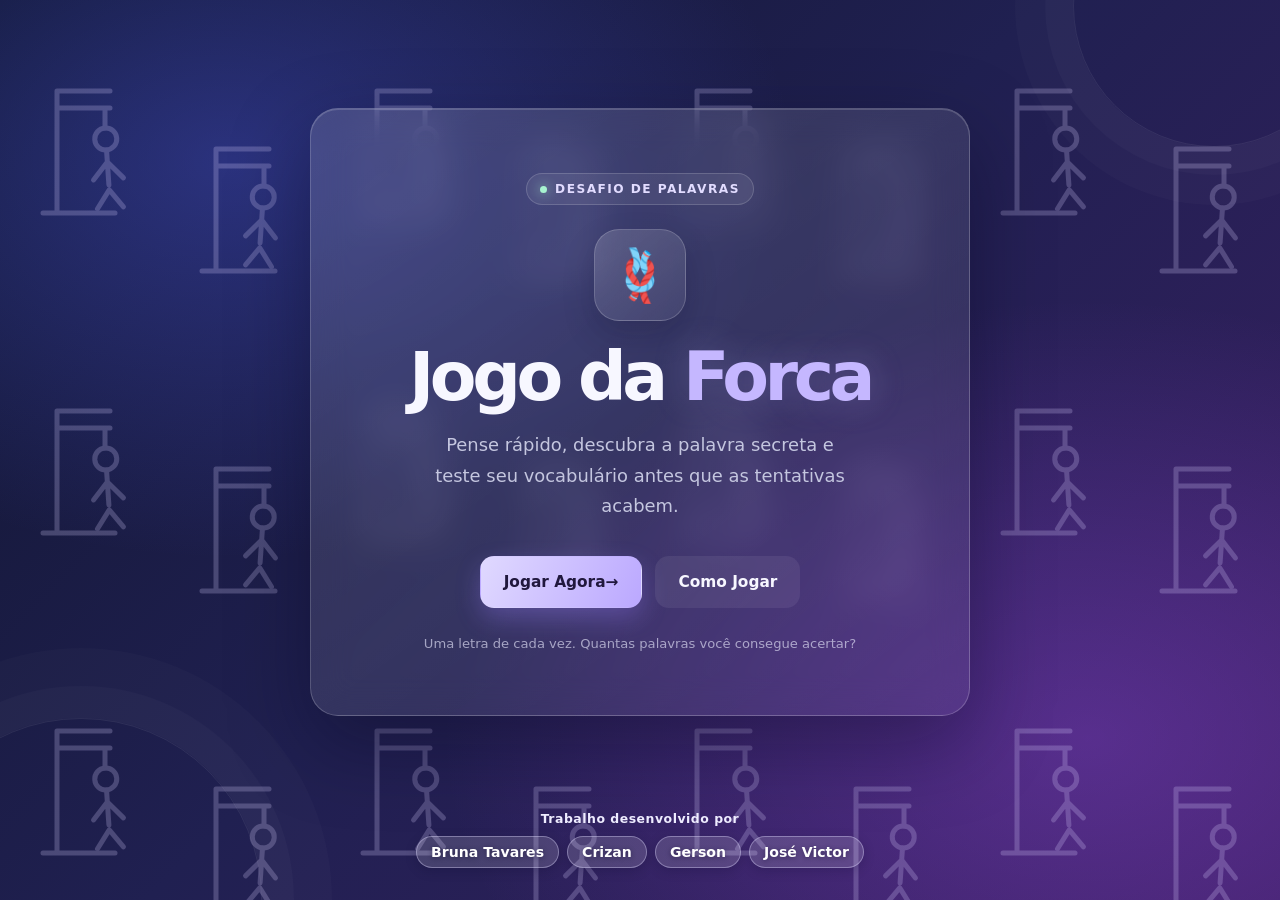
<file: index.html>
<!DOCTYPE html>
<html lang="pt-BR">
<head>
  <meta charset="UTF-8">
  <meta name="viewport" content="width=device-width, initial-scale=1.0">
  <meta http-equiv="refresh" content="0; url=html/inicio.html">
  <title>Jogo da Forca</title>
</head>
<body>
  <p>Abrindo o jogo... <a href="html/inicio.html">Clique aqui se a página não abrir.</a></p>
</body>
</html>
</file>
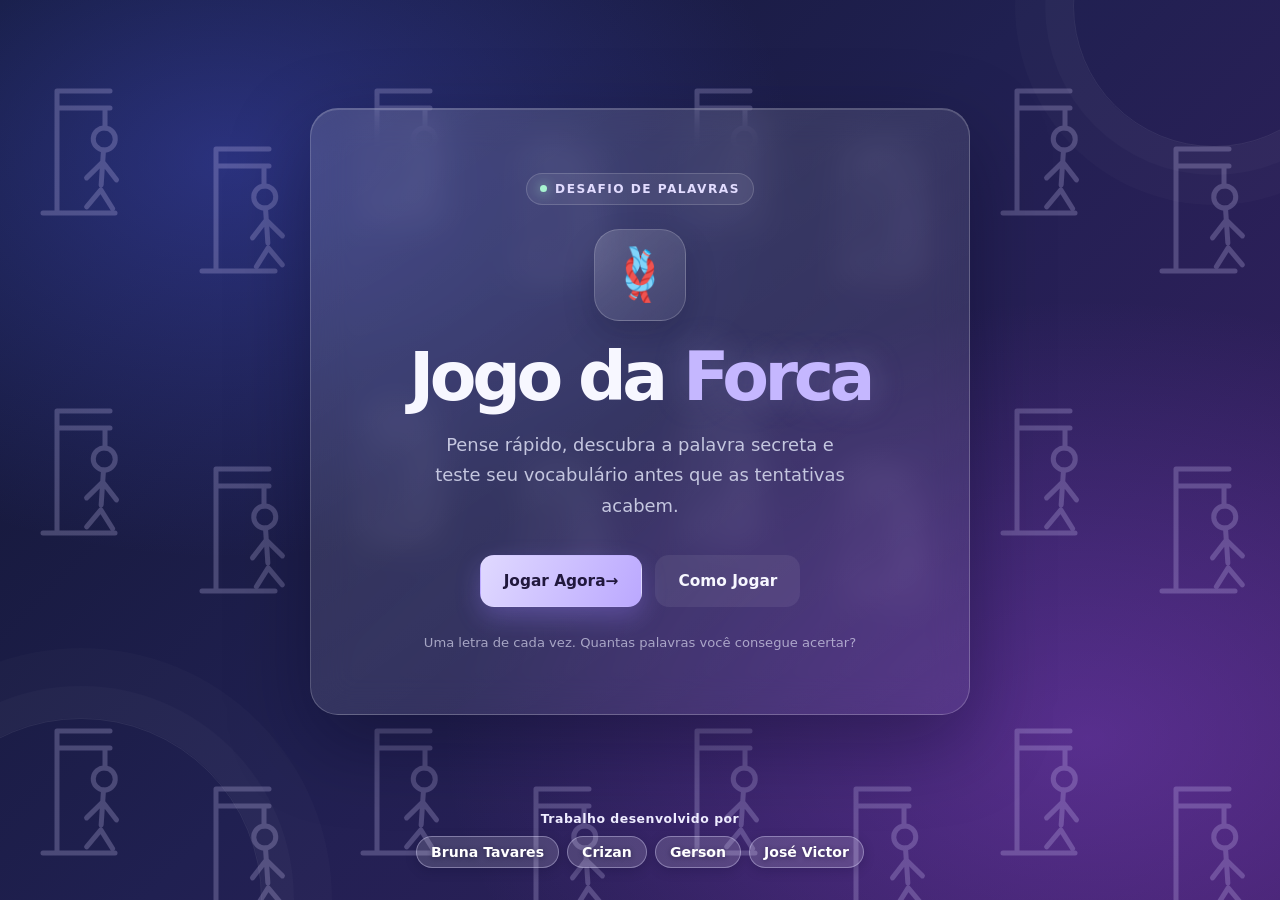
<file: html/inicio.html>
<!DOCTYPE html>
<html lang="pt-BR">
<head>
  <meta charset="UTF-8">
  <meta name="viewport" content="width=device-width, initial-scale=1.0">
  <meta name="theme-color" content="#11142d">
  <meta name="description" content="Teste seu vocabulário e descubra a palavra secreta no Jogo da Forca.">
  <title>Jogo da Forca</title>
  <!-- Estilos da homepage — Feito por José Victor -->
  <link rel="stylesheet" href="../css/css_homepage.css">
</head>
<body>
  <!-- Conteúdo principal da homepage — Feito por José Victor -->
  <main class="home" aria-labelledby="page-title">
    <p class="eyebrow">Desafio de palavras</p>
    <div class="illustration" aria-hidden="true">🪢</div>
    <h1 id="page-title">Jogo da <span>Forca</span></h1>
    <p class="subtitle">
      Pense rápido, descubra a palavra secreta e teste seu vocabulário antes que as tentativas acabem.
    </p>
    <div class="actions">
      <a class="primary-button" id="play-button" href="jogo.html">Jogar Agora <span aria-hidden="true">→</span></a>
      <a class="secondary-button" href="biblioteca.html">Como Jogar</a>
    </div>
    <p class="hint">Uma letra de cada vez. Quantas palavras você consegue acertar?</p>
  </main>

  <!-- Créditos dos alunos — Feito por José Victor -->
  <footer class="credits" aria-label="Alunos que fizeram o trabalho">
    <p class="credits-title">Trabalho desenvolvido por</p>
    <ul class="student-list">
      <li>Bruna Tavares</li>
      <li>Crizan</li>
      <li>Gerson </li>
      <li>José Victor</li>
    </ul>
  </footer>

  <!-- Interações da homepage — Feito por José Victor -->
  <script src="../js_homepage.js" defer></script>
</body>
</html>
</file>
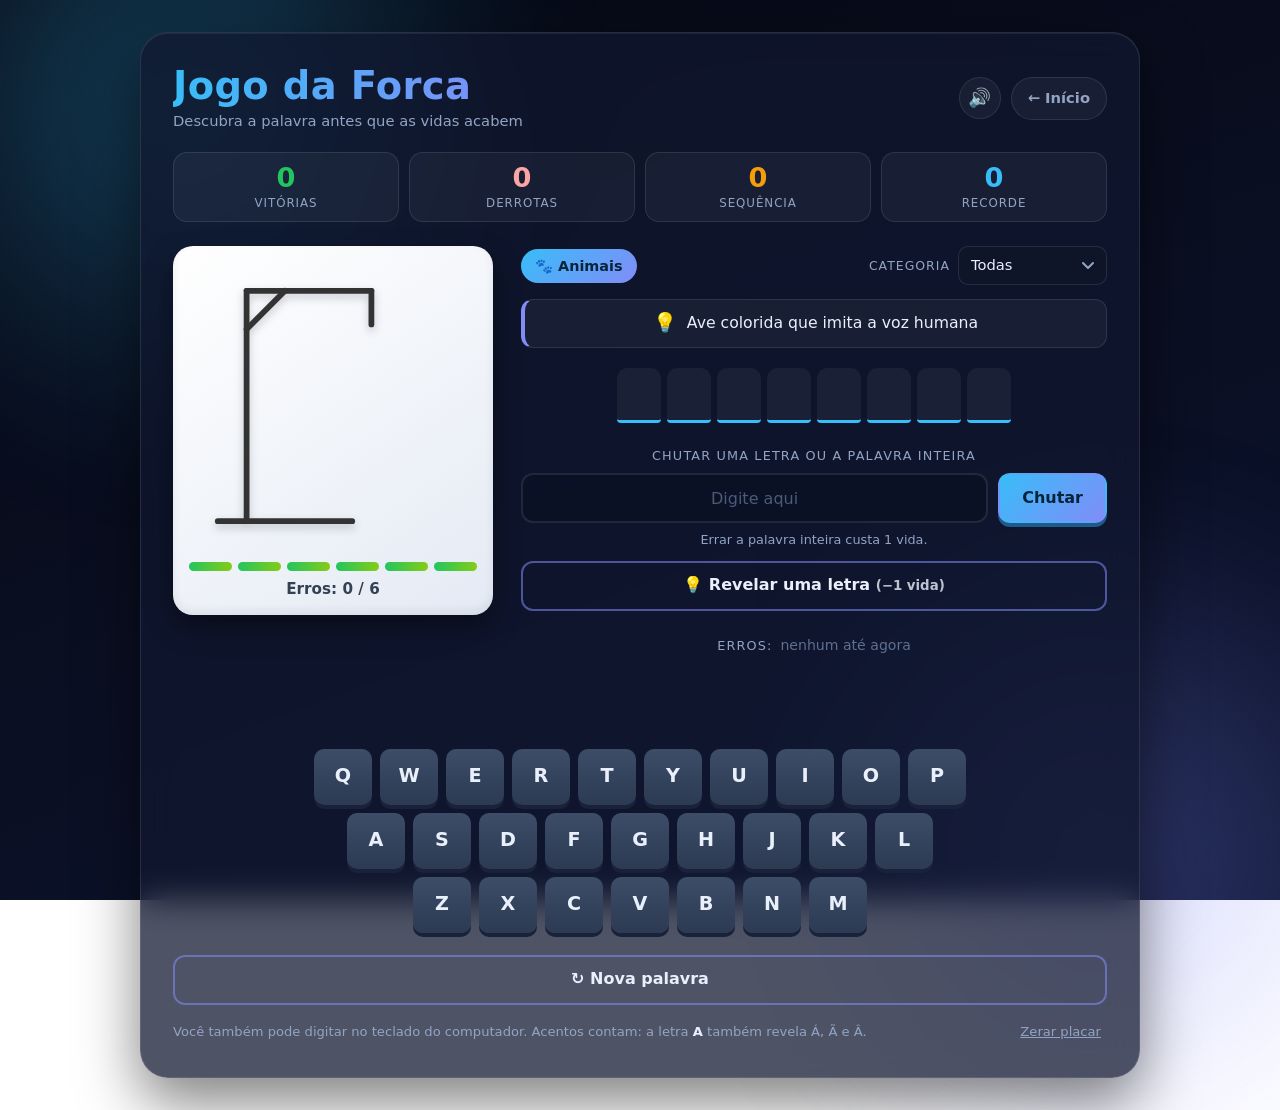
<file: html/jogo.html>
<!DOCTYPE html>
<html lang="pt-BR">
<head>
    <meta charset="UTF-8">
    <meta name="viewport" content="width=device-width, initial-scale=1.0">
    <meta name="theme-color" content="#060913">
    <title>Jogo da Forca</title>
    <link rel="stylesheet" href="../css/style.css">
</head>
<body class="pagina-jogo">

    <noscript>Ative o JavaScript do navegador para jogar.</noscript>

    <main class="jogo">

        <!-- ===== Topo ===== -->
        <header class="topo">
            <div class="topo__marca">
                <h1 class="topo__titulo">Jogo da Forca</h1>
                <p class="topo__subtitulo">Descubra a palavra antes que as vidas acabem</p>
            </div>

            <div class="topo__acoes">
                <button id="btn-som" class="btn-icone" type="button"
                        aria-pressed="true" aria-label="Efeitos sonoros"
                        title="Ligar ou desligar o som">🔊</button>
                <a href="inicio.html" class="btn-link">&larr; Início</a>
            </div>
        </header>

        <!-- ===== Placar ===== -->
        <section class="placar" aria-label="Placar">
            <div class="placar__item">
                <strong id="placar-vitorias" class="placar__valor">0</strong>
                <span class="placar__rotulo">Vitórias</span>
            </div>
            <div class="placar__item">
                <strong id="placar-derrotas" class="placar__valor">0</strong>
                <span class="placar__rotulo">Derrotas</span>
            </div>
            <div class="placar__item">
                <strong id="placar-sequencia" class="placar__valor">0</strong>
                <span class="placar__rotulo">Sequência</span>
            </div>
            <div class="placar__item">
                <strong id="placar-recorde" class="placar__valor">0</strong>
                <span class="placar__rotulo">Recorde</span>
            </div>
        </section>

        <!-- ===== Painel principal ===== -->
        <section class="jogo__painel">

            <!-- Forca -->
            <div class="jogo__forca" id="caixa-forca" data-nivel="0">
                <img id="forca" src="../img/forca-0.svg" alt="Forca vazia, nenhum erro ainda">
                <p id="aviso-imagem" class="forca__aviso" role="alert" hidden></p>

                <div class="vidas" id="vidas" aria-hidden="true">
                    <span class="vida"></span>
                    <span class="vida"></span>
                    <span class="vida"></span>
                    <span class="vida"></span>
                    <span class="vida"></span>
                    <span class="vida"></span>
                </div>

                <p class="jogo__erros">Erros: <strong id="erros">0</strong> / 6</p>
            </div>

            <!-- Informações e controles -->
            <div class="jogo__info">

                <div class="info__topo">
                    <span id="categoria-chip" class="chip-categoria">—</span>

                    <label class="campo-select">
                        <span class="campo-select__rotulo">Categoria</span>
                        <select id="categoria">
                            <option value="todas">Todas</option>
                        </select>
                    </label>
                </div>

                <p class="jogo__dica">
                    <span class="dica__icone" aria-hidden="true">💡</span>
                    <span id="dica">—</span>
                </p>

                <div id="palavra" class="palavra" role="group" aria-label="Palavra secreta"></div>

                <div class="chute">
                    <label for="chute" class="chute__rotulo">Chutar uma letra ou a palavra inteira</label>
                    <div class="chute__campo">
                        <input id="chute" class="chute__input" type="text" maxlength="24"
                               autocomplete="off" autocapitalize="characters" spellcheck="false"
                               enterkeyhint="send" placeholder="Digite aqui">
                        <button id="btn-chutar" class="botao botao--principal" type="button">Chutar</button>
                    </div>
                    <p class="chute__nota">Errar a palavra inteira custa 1 vida.</p>

                    <button id="btn-dica" class="botao botao--sec botao--bloco" type="button">
                        💡 Revelar uma letra <small>(−1 vida)</small>
                    </button>
                </div>

                <div class="erradas">
                    <span class="erradas__titulo">Erros:</span>
                    <div id="letras-erradas" class="erradas__lista"></div>
                </div>

                <p id="mensagem" class="jogo__mensagem" aria-live="polite"></p>
            </div>

        </section>

        <!-- ===== Teclado (montado pelo JavaScript) ===== -->
        <section id="teclado" class="teclado" aria-label="Teclado de letras"></section>

        <div class="acoes">
            <button id="reiniciar" class="botao botao--sec botao--bloco" type="button">↻ Nova palavra</button>
        </div>

        <footer class="rodape">
            <p>
                Você também pode digitar no teclado do computador.
                Acentos contam: a letra <strong>A</strong> também revela Á, Ã e Â.
            </p>
            <button id="btn-zerar" class="btn-texto" type="button">Zerar placar</button>
        </footer>

    </main>

    <!-- ===== Janela de fim de jogo ===== -->
    <dialog id="modal-fim" class="modal" aria-labelledby="modal-titulo">
        <div class="modal__conteudo">
            <p id="modal-emoji" class="modal__emoji" aria-hidden="true">🎉</p>
            <h2 id="modal-titulo" class="modal__titulo">Você venceu!</h2>
            <p id="modal-texto" class="modal__texto"></p>
            <p id="modal-palavra" class="modal__palavra"></p>

            <ul class="modal__stats">
                <li><strong id="modal-erros">0</strong><span>Erros</span></li>
                <li><strong id="modal-tempo">0s</strong><span>Tempo</span></li>
                <li><strong id="modal-sequencia">0</strong><span>Sequência</span></li>
            </ul>

            <div class="modal__acoes">
                <button id="modal-jogar" class="botao botao--principal" type="button">Jogar novamente</button>
                <button id="modal-fechar" class="botao botao--sec" type="button">Ver tabuleiro</button>
            </div>
        </div>
    </dialog>

    <script src="../js/script.js"></script>
</body>
</html>
</file>
<file: css/css_homepage.css>
/* Variáveis e configurações gerais — Feito por José Victor */
:root {
  color-scheme: dark;
  font-family: Inter, ui-sans-serif, system-ui, -apple-system, BlinkMacSystemFont, "Segoe UI", sans-serif;
  font-synthesis: none;
  text-rendering: optimizeLegibility;
  -webkit-font-smoothing: antialiased;
  --text: #f7f7ff;
  --muted: #c4c6df;
  --accent: #c5b7ff;
  --glass-border: rgba(255, 255, 255, 0.2);
}

* {
  box-sizing: border-box;
}

body {
  min-width: 320px;
  min-height: 100vh;
  margin: 0;
  display: flex;
  flex-direction: column;
  overflow-x: hidden;
  color: var(--text);
  background:
    url("../img/forca-bg.svg") repeat,
    radial-gradient(ellipse at 18% 18%, rgba(84, 99, 255, 0.34), transparent 38%),
    radial-gradient(ellipse at 85% 82%, rgba(177, 82, 255, 0.3), transparent 42%),
    linear-gradient(135deg, #10152f 0%, #202051 48%, #391f62 100%);
  background-size: 320px 320px, auto, auto, auto;
  padding: 32px 20px;
}

/* Elementos decorativos do fundo — Feito por José Victor */
body::before,
body::after {
  position: fixed;
  z-index: -1;
  width: 280px;
  aspect-ratio: 1;
  border: 1px solid rgba(255, 255, 255, 0.08);
  border-radius: 50%;
  content: "";
  pointer-events: none;
}

body::before {
  top: -135px;
  right: -75px;
  box-shadow: 0 0 0 28px rgba(255, 255, 255, 0.025), 0 0 0 58px rgba(255, 255, 255, 0.02);
}

body::after {
  bottom: -180px;
  left: -100px;
  width: 360px;
  box-shadow: 0 0 0 32px rgba(255, 255, 255, 0.025), 0 0 0 70px rgba(255, 255, 255, 0.02);
}

/* Cartão central e conteúdo da homepage — Feito por José Victor */
.home {
  width: min(100%, 660px);
  margin: auto;
  padding: clamp(32px, 7vw, 64px) clamp(22px, 7vw, 68px);
  border: 1px solid var(--glass-border);
  border-radius: 28px;
  background: linear-gradient(145deg, rgba(255, 255, 255, 0.14), rgba(255, 255, 255, 0.055));
  box-shadow: 0 28px 80px rgba(5, 6, 27, 0.36), inset 0 1px 0 rgba(255, 255, 255, 0.16);
  backdrop-filter: blur(18px);
  text-align: center;
  animation: card-enter 750ms cubic-bezier(0.2, 0.75, 0.25, 1) both;
}

/* Créditos dos alunos no rodapé — Feito por José Victor */
.credits {
  width: min(100%, 660px);
  margin: 20px auto 0;
  color: rgba(235, 233, 255, 0.8);
  text-align: center;
  animation: fade-up 650ms 620ms both;
}

.credits-title {
  margin: 0 0 10px;
  color: #eeecff;
  font-size: 0.78rem;
  font-weight: 600;
  letter-spacing: 0.04em;
}

.student-list {
  display: flex;
  flex-wrap: wrap;
  justify-content: center;
  gap: 8px;
  margin: 0;
  padding: 0;
  list-style: none;
}

.student-list li {
  padding: 7px 14px;
  border: 1px solid rgba(224, 217, 255, 0.38);
  border-radius: 999px;
  color: #fff;
  background: rgba(255, 255, 255, 0.15);
  box-shadow: 0 3px 12px rgba(8, 8, 35, 0.18);
  font-size: 0.88rem;
  font-weight: 700;
  text-shadow: 0 1px 5px rgba(10, 8, 35, 0.45);
}

.eyebrow {
  display: inline-flex;
  align-items: center;
  gap: 8px;
  margin: 0 0 24px;
  padding: 8px 13px;
  border: 1px solid rgba(255, 255, 255, 0.16);
  border-radius: 999px;
  color: #e2dcff;
  background: rgba(255, 255, 255, 0.07);
  font-size: 0.76rem;
  font-weight: 700;
  letter-spacing: 0.12em;
  text-transform: uppercase;
  animation: fade-up 650ms 120ms both;
}

.eyebrow::before {
  width: 7px;
  height: 7px;
  border-radius: 50%;
  background: #a7f3d0;
  box-shadow: 0 0 12px rgba(167, 243, 208, 0.8);
  content: "";
}

.illustration {
  display: grid;
  width: 92px;
  height: 92px;
  margin: 0 auto 20px;
  place-items: center;
  border: 1px solid rgba(255, 255, 255, 0.19);
  border-radius: 25px;
  background: linear-gradient(145deg, rgba(255, 255, 255, 0.16), rgba(255, 255, 255, 0.06));
  box-shadow: 0 14px 32px rgba(8, 8, 35, 0.2);
  font-size: 3.2rem;
  animation: fade-up 650ms 220ms both, float 4s 1s ease-in-out infinite;
}

h1 {
  margin: 0;
  font-size: clamp(2.5rem, 8vw, 4.25rem);
  font-weight: 800;
  letter-spacing: -0.065em;
  line-height: 1.05;
  animation: fade-up 650ms 300ms both;
}

h1 span {
  color: var(--accent);
  text-shadow: 0 0 34px rgba(197, 183, 255, 0.25);
}

.subtitle {
  max-width: 430px;
  margin: 18px auto 0;
  color: var(--muted);
  font-size: clamp(1rem, 2.7vw, 1.12rem);
  line-height: 1.7;
  animation: fade-up 650ms 390ms both;
}

.actions {
  display: flex;
  flex-wrap: wrap;
  justify-content: center;
  gap: 13px;
  margin-top: 34px;
  animation: fade-up 650ms 480ms both;
}

button {
  min-height: 52px;
  padding: 0 23px;
  border: 1px solid transparent;
  border-radius: 14px;
  color: var(--text);
  font: inherit;
  font-size: 0.96rem;
  font-weight: 700;
  cursor: pointer;
  transition: transform 180ms ease, box-shadow 180ms ease, background-color 180ms ease, border-color 180ms ease;
}

button:hover,
.primary-button:hover,
.secondary-button:hover {
  transform: translateY(-3px);
}

button:active,
.primary-button:active,
.secondary-button:active {
  transform: translateY(-1px) scale(0.98);
}

button:focus-visible,
.primary-button:focus-visible,
.secondary-button:focus-visible {
  outline: 3px solid #e1d8ff;
  outline-offset: 4px;
}

.primary-button {
  display: inline-flex;
  align-items: center;
  justify-content: center;
  min-height: 52px;
  padding: 0 23px;
  border: 1px solid transparent;
  border-radius: 14px;
  color: #21183d;
  background: linear-gradient(115deg, #e0d9ff, #bba8ff);
  box-shadow: 0 10px 24px rgba(155, 128, 255, 0.3);
  font: inherit;
  font-size: 0.96rem;
  font-weight: 700;
  text-decoration: none;
  transition: transform 180ms ease, box-shadow 180ms ease, background-color 180ms ease, border-color 180ms ease;
}

.primary-button:hover {
  box-shadow: 0 14px 30px rgba(155, 128, 255, 0.46);
}

.secondary-button {
  display: inline-flex;
  align-items: center;
  justify-content: center;
  min-height: 52px;
  padding: 0 23px;
  border-color: rgba(255, 255, 255, 0.24);
  border-radius: 14px;
  color: var(--text);
  background: rgba(255, 255, 255, 0.07);
  font: inherit;
  font-size: 0.96rem;
  font-weight: 700;
  text-decoration: none;
  transition: transform 180ms ease, box-shadow 180ms ease, background-color 180ms ease, border-color 180ms ease;
}

.secondary-button:hover {
  border-color: rgba(255, 255, 255, 0.42);
  background: rgba(255, 255, 255, 0.13);
}

.hint {
  margin: 28px 0 0;
  color: rgba(220, 220, 242, 0.68);
  font-size: 0.82rem;
  animation: fade-up 650ms 560ms both;
}

/* Animações de entrada e flutuação — Feito por José Victor */
@keyframes card-enter {
  from { opacity: 0; transform: translateY(18px) scale(0.985); }
  to { opacity: 1; transform: translateY(0) scale(1); }
}

@keyframes fade-up {
  from { opacity: 0; transform: translateY(12px); }
  to { opacity: 1; transform: translateY(0); }
}

@keyframes float {
  0%, 100% { transform: translateY(0); }
  50% { transform: translateY(-5px); }
}

/* Ajustes para telas pequenas — Feito por José Victor */
@media (max-width: 480px) {
  body {
    padding: 20px 14px;
  }

  .home {
    border-radius: 23px;
  }

  .actions {
    flex-direction: column;
  }

  .actions a,
  .actions button {
    width: 100%;
  }
}

/* Respeita a preferência por movimento reduzido — Feito por José Victor */
@media (prefers-reduced-motion: reduce) {
  *,
  *::before,
  *::after {
    scroll-behavior: auto !important;
    animation-duration: 0.01ms !important;
    animation-iteration-count: 1 !important;
    transition-duration: 0.01ms !important;
  }
}
</file>
<file: css/style.css>
/* =====================================================
   JOGO DA FORCA - style.css
   Tudo fica dentro de body.pagina-jogo, então não
   afeta inicio.html nem fim.html
   ===================================================== */

.pagina-jogo,
.pagina-jogo *,
.pagina-jogo *::before,
.pagina-jogo *::after {
    box-sizing: border-box;
}

.pagina-jogo [hidden] {
    display: none !important;
}

/* =====================================================
   VARIÁVEIS E FUNDO
   ===================================================== */
.pagina-jogo {
    --bg-0: #060913;
    --bg-1: #0d1430;
    --vidro: rgba(17, 24, 48, 0.74);
    --vidro-2: rgba(255, 255, 255, 0.045);
    --borda: rgba(255, 255, 255, 0.1);
    --texto: #eaf0fb;
    --suave: #93a4c3;
    --destaque: #38bdf8;
    --destaque-2: #818cf8;
    --ok: #22c55e;
    --erro: #ef4444;
    --aviso: #f59e0b;
    --raio: 20px;

    margin: 0;
    min-height: 100vh;
    padding: clamp(12px, 3vw, 32px);
    display: flex;
    justify-content: center;
    align-items: center;
    color: var(--texto);
    font-family: "Segoe UI", system-ui, -apple-system, Roboto, "Helvetica Neue", Arial, sans-serif;
    line-height: 1.4;
    background: linear-gradient(160deg, var(--bg-0), var(--bg-1));
    background-attachment: fixed;
    -webkit-font-smoothing: antialiased;
}

/* Brilhos coloridos ao fundo */
.pagina-jogo::before,
.pagina-jogo::after {
    content: "";
    position: fixed;
    z-index: -1;
    width: 60vmax;
    height: 60vmax;
    border-radius: 50%;
    filter: blur(80px);
    opacity: 0.32;
    pointer-events: none;
}

.pagina-jogo::before {
    top: -22vmax;
    left: -16vmax;
    background: radial-gradient(circle, var(--destaque), transparent 65%);
    animation: flutuar 22s ease-in-out infinite alternate;
}

.pagina-jogo::after {
    bottom: -26vmax;
    right: -16vmax;
    background: radial-gradient(circle, var(--destaque-2), transparent 65%);
    animation: flutuar 28s ease-in-out infinite alternate-reverse;
}

.pagina-jogo noscript {
    position: fixed;
    top: 0;
    left: 0;
    right: 0;
    padding: 12px;
    text-align: center;
    background: var(--erro);
    color: #fff;
    z-index: 100;
}

/* =====================================================
   CARTÃO PRINCIPAL
   ===================================================== */
.pagina-jogo .jogo {
    width: 100%;
    max-width: 1000px;
    padding: clamp(16px, 3vw, 32px);
    background: var(--vidro);
    border: 1px solid var(--borda);
    border-radius: 28px;
    backdrop-filter: blur(16px);
    -webkit-backdrop-filter: blur(16px);
    box-shadow:
        0 24px 60px rgba(0, 0, 0, 0.5),
        inset 0 1px 0 rgba(255, 255, 255, 0.07);
    animation: entrar 0.55s ease-out;
}

/* =====================================================
   TOPO
   ===================================================== */
.pagina-jogo .topo {
    display: flex;
    justify-content: space-between;
    align-items: center;
    gap: 16px;
    margin-bottom: 20px;
}

.pagina-jogo .topo__titulo {
    margin: 0;
    font-size: clamp(1.7rem, 4.5vw, 2.4rem);
    font-weight: 800;
    letter-spacing: 0.01em;
    line-height: 1.1;
    background: linear-gradient(90deg, var(--destaque), var(--destaque-2));
    -webkit-background-clip: text;
    background-clip: text;
    -webkit-text-fill-color: transparent;
}

.pagina-jogo .topo__subtitulo {
    margin: 4px 0 0;
    color: var(--suave);
    font-size: 0.92rem;
}

.pagina-jogo .topo__acoes {
    display: flex;
    align-items: center;
    gap: 10px;
    flex-shrink: 0;
}

.pagina-jogo .btn-icone {
    width: 42px;
    height: 42px;
    display: grid;
    place-items: center;
    font-size: 1.15rem;
    cursor: pointer;
    color: var(--texto);
    background: var(--vidro-2);
    border: 1px solid var(--borda);
    border-radius: 50%;
    transition: background 0.2s, border-color 0.2s, transform 0.1s;
}

.pagina-jogo .btn-icone:active {
    transform: scale(0.92);
}

.pagina-jogo .btn-link {
    padding: 10px 16px;
    color: var(--suave);
    font-size: 0.92rem;
    font-weight: 600;
    text-decoration: none;
    background: var(--vidro-2);
    border: 1px solid var(--borda);
    border-radius: 999px;
    transition: color 0.2s, border-color 0.2s, background 0.2s;
}

@media (hover: hover) {
    .pagina-jogo .btn-icone:hover,
    .pagina-jogo .btn-link:hover {
        color: var(--texto);
        border-color: var(--destaque);
        background: rgba(56, 189, 248, 0.12);
    }
}

/* =====================================================
   PLACAR
   ===================================================== */
.pagina-jogo .placar {
    display: grid;
    grid-template-columns: repeat(4, 1fr);
    gap: 10px;
    margin-bottom: 24px;
}

.pagina-jogo .placar__item {
    display: flex;
    flex-direction: column;
    align-items: center;
    padding: 10px 6px;
    background: var(--vidro-2);
    border: 1px solid var(--borda);
    border-radius: 14px;
}

.pagina-jogo .placar__valor {
    font-size: clamp(1.3rem, 4vw, 1.7rem);
    font-weight: 800;
    font-variant-numeric: tabular-nums;
    line-height: 1.1;
}

.pagina-jogo .placar__item:nth-child(1) .placar__valor { color: var(--ok); }
.pagina-jogo .placar__item:nth-child(2) .placar__valor { color: #fca5a5; }
.pagina-jogo .placar__item:nth-child(3) .placar__valor { color: var(--aviso); }
.pagina-jogo .placar__item:nth-child(4) .placar__valor { color: var(--destaque); }

.pagina-jogo .placar__rotulo {
    margin-top: 2px;
    color: var(--suave);
    font-size: 0.74rem;
    text-transform: uppercase;
    letter-spacing: 0.08em;
}

/* =====================================================
   PAINEL (forca + informações)
   ===================================================== */
.pagina-jogo .jogo__painel {
    display: grid;
    grid-template-columns: minmax(250px, 320px) 1fr;
    gap: 28px;
    align-items: start;
    margin-bottom: 26px;
}

/* ----- Caixa da forca ----- */
.pagina-jogo .jogo__forca {
    padding: 16px 16px 14px;
    text-align: center;
    background: linear-gradient(145deg, #ffffff, #e4eaf4);
    border-radius: var(--raio);
    box-shadow:
        0 12px 28px rgba(0, 0, 0, 0.4),
        inset 0 -4px 10px rgba(15, 23, 42, 0.08);
}

.pagina-jogo .jogo__forca img {
    display: block;
    width: 100%;
    height: auto;
    filter: drop-shadow(0 4px 4px rgba(15, 23, 42, 0.22));
}

.pagina-jogo .jogo__forca.tremer {
    animation: tremer 0.45s ease;
}

.pagina-jogo .forca__aviso {
    margin: 8px 0 0;
    padding: 8px 10px;
    color: #7f1d1d;
    font-size: 0.8rem;
    font-weight: 600;
    background: #fee2e2;
    border-radius: 8px;
}

/* ----- Barra de vidas ----- */
.pagina-jogo .vidas {
    display: flex;
    gap: 6px;
    margin: 12px 0 8px;
}

.pagina-jogo .vida {
    flex: 1;
    height: 9px;
    border-radius: 999px;
    background: linear-gradient(90deg, #22c55e, #84cc16);
    transition: background 0.3s, transform 0.3s, opacity 0.3s;
}

.pagina-jogo .jogo__forca[data-nivel="4"] .vida:not(.perdida),
.pagina-jogo .jogo__forca[data-nivel="5"] .vida:not(.perdida) {
    background: linear-gradient(90deg, #f97316, #ef4444);
}

.pagina-jogo .vida.perdida {
    background: #cbd5e1;
    transform: scaleY(0.55);
    opacity: 0.7;
}

.pagina-jogo .jogo__erros {
    margin: 0;
    color: #334155;
    font-size: 0.95rem;
    font-weight: 600;
}

.pagina-jogo .jogo__forca[data-nivel="5"] .jogo__erros strong {
    color: #dc2626;
}

/* =====================================================
   INFORMAÇÕES
   ===================================================== */
.pagina-jogo .jogo__info {
    min-width: 0;
    text-align: center;
}

.pagina-jogo .info__topo {
    display: flex;
    justify-content: space-between;
    align-items: center;
    flex-wrap: wrap;
    gap: 10px;
    margin-bottom: 14px;
}

.pagina-jogo .chip-categoria {
    padding: 7px 14px;
    font-size: 0.9rem;
    font-weight: 700;
    color: #06243a;
    background: linear-gradient(135deg, var(--destaque), var(--destaque-2));
    border-radius: 999px;
}

.pagina-jogo .campo-select {
    display: inline-flex;
    align-items: center;
    gap: 8px;
}

.pagina-jogo .campo-select__rotulo {
    color: var(--suave);
    font-size: 0.78rem;
    text-transform: uppercase;
    letter-spacing: 0.08em;
}

.pagina-jogo .campo-select select {
    padding: 8px 34px 8px 12px;
    color: var(--texto);
    font: inherit;
    font-size: 0.92rem;
    cursor: pointer;
    color-scheme: dark;
    background-color: rgba(15, 23, 42, 0.8);
    background-image: url("data:image/svg+xml;utf8,<svg xmlns='http://www.w3.org/2000/svg' width='12' height='8' viewBox='0 0 12 8'><path d='M1 1l5 5 5-5' fill='none' stroke='%2393a4c3' stroke-width='2' stroke-linecap='round' stroke-linejoin='round'/></svg>");
    background-repeat: no-repeat;
    background-position: right 12px center;
    border: 1px solid var(--borda);
    border-radius: 10px;
    appearance: none;
    -webkit-appearance: none;
    transition: border-color 0.2s;
}

.pagina-jogo .campo-select select:hover {
    border-color: var(--destaque);
}

.pagina-jogo .campo-select option {
    background: #0d1430;
    color: var(--texto);
}

.pagina-jogo .jogo__dica {
    display: flex;
    align-items: center;
    justify-content: center;
    gap: 10px;
    margin: 0 0 20px;
    padding: 10px 14px;
    color: var(--texto);
    font-size: 0.98rem;
    background: var(--vidro-2);
    border: 1px solid var(--borda);
    border-left: 4px solid var(--destaque-2);
    border-radius: 12px;
}

.pagina-jogo .dica__icone {
    font-size: 1.2rem;
}

/* =====================================================
   PALAVRA (casinhas das letras)
   ===================================================== */
.pagina-jogo .palavra {
    --casa: clamp(28px, 6.2vw, 44px);

    display: flex;
    flex-wrap: wrap;
    justify-content: center;
    gap: 12px 24px;
    margin: 0 0 24px;
    min-height: calc(var(--casa) * 1.25);
}

.pagina-jogo .palavra__grupo {
    display: flex;
    flex-wrap: wrap;
    justify-content: center;
    gap: 6px;
}

.pagina-jogo .casa {
    width: var(--casa);
    height: calc(var(--casa) * 1.25);
    display: grid;
    place-items: center;
    font-size: calc(var(--casa) * 0.66);
    font-weight: 800;
    line-height: 1;
    color: var(--texto);
    background: rgba(255, 255, 255, 0.05);
    border-bottom: 3px solid var(--destaque);
    border-radius: 10px 10px 4px 4px;
}

.pagina-jogo .casa--hifen {
    width: calc(var(--casa) * 0.5);
    color: var(--suave);
    background: transparent;
    border-bottom-color: transparent;
}

.pagina-jogo .casa--revelada {
    background: linear-gradient(180deg, rgba(56, 189, 248, 0.22), rgba(129, 140, 248, 0.12));
    border-bottom-color: var(--ok);
    text-shadow: 0 0 14px rgba(56, 189, 248, 0.55);
    animation: pop 0.35s ease;
}

.pagina-jogo .casa--perdida {
    color: #fca5a5;
    background: rgba(239, 68, 68, 0.14);
    border-bottom-color: var(--erro);
    animation: pop 0.35s ease;
}

/* =====================================================
   CHUTE
   ===================================================== */
.pagina-jogo .chute {
    margin-bottom: 18px;
}

.pagina-jogo .chute__rotulo {
    display: block;
    margin-bottom: 8px;
    color: var(--suave);
    font-size: 0.8rem;
    text-transform: uppercase;
    letter-spacing: 0.09em;
}

.pagina-jogo .chute__campo {
    display: flex;
    gap: 10px;
}

.pagina-jogo .chute__input {
    flex: 1;
    min-width: 0;
    height: 50px;
    padding: 0 14px;
    color: var(--texto);
    font: inherit;
    font-size: 1.2rem;
    font-weight: 700;
    text-align: center;
    text-transform: uppercase;
    letter-spacing: 0.08em;
    background: rgba(10, 16, 36, 0.75);
    border: 2px solid var(--borda);
    border-radius: 12px;
    outline: none;
    transition: border-color 0.2s, box-shadow 0.2s;
}

.pagina-jogo .chute__input::placeholder {
    color: #4b5b7a;
    font-size: 1rem;
    font-weight: 500;
    text-transform: none;
    letter-spacing: 0;
}

.pagina-jogo .chute__input:focus {
    border-color: var(--destaque);
    box-shadow: 0 0 0 4px rgba(56, 189, 248, 0.2);
}

.pagina-jogo .chute__input.invalido {
    border-color: var(--erro);
    animation: tremer 0.35s ease;
}

.pagina-jogo .chute__input:disabled {
    cursor: not-allowed;
    opacity: 0.5;
}

.pagina-jogo .chute__nota {
    margin: 8px 0 12px;
    color: var(--suave);
    font-size: 0.8rem;
}

/* =====================================================
   BOTÕES
   ===================================================== */
.pagina-jogo .botao {
    padding: 0 22px;
    min-height: 50px;
    font: inherit;
    font-size: 1rem;
    font-weight: 800;
    cursor: pointer;
    border-radius: 12px;
    border: 2px solid transparent;
    transition: transform 0.1s, box-shadow 0.1s, filter 0.2s, background 0.2s, color 0.2s, border-color 0.2s;
}

.pagina-jogo .botao small {
    font-weight: 600;
    opacity: 0.8;
}

.pagina-jogo .botao--bloco {
    display: block;
    width: 100%;
}

.pagina-jogo .botao--principal {
    color: #06243a;
    background: linear-gradient(135deg, var(--destaque), var(--destaque-2));
    box-shadow: 0 4px 0 #1e5a8a;
}

.pagina-jogo .botao--principal:active:not(:disabled) {
    transform: translateY(3px);
    box-shadow: 0 1px 0 #1e5a8a;
}

.pagina-jogo .botao--sec {
    color: var(--texto);
    background: transparent;
    border-color: rgba(129, 140, 248, 0.55);
}

.pagina-jogo .botao--sec:active:not(:disabled) {
    transform: scale(0.98);
}

.pagina-jogo .botao:disabled {
    cursor: not-allowed;
    opacity: 0.45;
    box-shadow: none;
}

@media (hover: hover) {
    .pagina-jogo .botao--principal:hover:not(:disabled) {
        filter: brightness(1.12);
    }

    .pagina-jogo .botao--sec:hover:not(:disabled) {
        color: #06243a;
        background: linear-gradient(135deg, var(--destaque), var(--destaque-2));
        border-color: transparent;
    }
}

.pagina-jogo .btn-texto {
    padding: 4px 6px;
    color: var(--suave);
    font: inherit;
    font-size: 0.82rem;
    text-decoration: underline;
    cursor: pointer;
    background: none;
    border: none;
}

.pagina-jogo .btn-texto:hover {
    color: #fca5a5;
}

/* Foco visível (acessibilidade) */
.pagina-jogo .botao:focus-visible,
.pagina-jogo .tecla:focus-visible,
.pagina-jogo .btn-icone:focus-visible,
.pagina-jogo .btn-link:focus-visible,
.pagina-jogo .btn-texto:focus-visible,
.pagina-jogo .campo-select select:focus-visible {
    outline: 3px solid var(--destaque);
    outline-offset: 3px;
}

/* =====================================================
   LETRAS ERRADAS
   ===================================================== */
.pagina-jogo .erradas {
    display: flex;
    justify-content: center;
    align-items: center;
    flex-wrap: wrap;
    gap: 8px;
    margin-bottom: 14px;
    min-height: 34px;
}

.pagina-jogo .erradas__titulo {
    color: var(--suave);
    font-size: 0.8rem;
    text-transform: uppercase;
    letter-spacing: 0.09em;
}

.pagina-jogo .erradas__lista {
    display: flex;
    flex-wrap: wrap;
    justify-content: center;
    gap: 6px;
}

.pagina-jogo .chip-erro {
    padding: 4px 10px;
    color: #fecaca;
    font-size: 0.85rem;
    font-weight: 700;
    letter-spacing: 0.05em;
    background: rgba(239, 68, 68, 0.16);
    border: 1px solid rgba(239, 68, 68, 0.45);
    border-radius: 999px;
    animation: pop 0.3s ease;
}

.pagina-jogo .erradas__vazio {
    color: #5f7090;
    font-size: 0.88rem;
}

/* =====================================================
   MENSAGENS
   ===================================================== */
.pagina-jogo .jogo__mensagem {
    min-height: 46px;
    margin: 0;
    padding: 10px 14px;
    font-size: 1rem;
    font-weight: 700;
    border: 1px solid transparent;
    border-radius: 12px;
    animation: pop 0.3s ease;
}

.pagina-jogo .jogo__mensagem:empty {
    opacity: 0;
    animation: none;
}

.pagina-jogo .jogo__mensagem--ok,
.pagina-jogo .jogo__mensagem--vitoria {
    color: #bbf7d0;
    background: rgba(34, 197, 94, 0.15);
    border-color: rgba(34, 197, 94, 0.5);
}

.pagina-jogo .jogo__mensagem--erro,
.pagina-jogo .jogo__mensagem--derrota {
    color: #fecaca;
    background: rgba(239, 68, 68, 0.15);
    border-color: rgba(239, 68, 68, 0.5);
}

.pagina-jogo .jogo__mensagem--aviso {
    color: #fde68a;
    background: rgba(245, 158, 11, 0.15);
    border-color: rgba(245, 158, 11, 0.5);
}

.pagina-jogo .jogo__mensagem--dica {
    color: #c7d2fe;
    background: rgba(129, 140, 248, 0.16);
    border-color: rgba(129, 140, 248, 0.5);
}

/* =====================================================
   TECLADO (3 fileiras, estilo QWERTY)
   ===================================================== */
.pagina-jogo .teclado {
    --espaco: 8px;

    display: flex;
    flex-direction: column;
    gap: var(--espaco);
    margin-bottom: 22px;
}

.pagina-jogo .teclado__linha {
    display: flex;
    justify-content: center;
    gap: var(--espaco);
}

.pagina-jogo .tecla {
    flex: none;
    width: calc((100% - 9 * var(--espaco)) / 10);
    max-width: 58px;
    height: clamp(44px, 7.5vw, 56px);
    padding: 0;
    color: var(--texto);
    font: inherit;
    font-size: clamp(1rem, 3.4vw, 1.2rem);
    font-weight: 800;
    cursor: pointer;
    background: linear-gradient(180deg, #3d4d68, #2c3a52);
    border: none;
    border-radius: 10px;
    box-shadow: 0 4px 0 #19223a;
    transition: transform 0.1s, box-shadow 0.1s, filter 0.2s;
}

@media (hover: hover) {
    .pagina-jogo .tecla:hover:not(:disabled) {
        filter: brightness(1.3);
        transform: translateY(-2px);
        box-shadow: 0 6px 0 #19223a;
    }
}

.pagina-jogo .tecla:active:not(:disabled) {
    transform: translateY(3px);
    box-shadow: 0 1px 0 #19223a;
}

.pagina-jogo .tecla:disabled {
    cursor: not-allowed;
    transform: translateY(3px);
    box-shadow: 0 1px 0 #19223a;
    opacity: 0.5;
}

.pagina-jogo .tecla.acerto {
    color: #052e16;
    background: linear-gradient(180deg, #4ade80, #22c55e);
    box-shadow: 0 1px 0 #15803d;
    opacity: 1;
    animation: pop 0.35s ease;
}

.pagina-jogo .tecla.erro {
    color: #450a0a;
    background: linear-gradient(180deg, #f87171, #ef4444);
    box-shadow: 0 1px 0 #b91c1c;
    opacity: 1;
    animation: pop 0.35s ease;
}

.pagina-jogo .tecla.tecla--dica {
    background: linear-gradient(180deg, #fcd34d, #f59e0b);
    box-shadow: 0 1px 0 #b45309;
    color: #451a03;
}

/* =====================================================
   RODAPÉ
   ===================================================== */
.pagina-jogo .acoes {
    margin-bottom: 14px;
}

.pagina-jogo .rodape {
    display: flex;
    justify-content: space-between;
    align-items: center;
    gap: 12px;
    color: var(--suave);
    font-size: 0.82rem;
}

.pagina-jogo .rodape p {
    margin: 0;
}

.pagina-jogo .rodape strong {
    color: var(--texto);
}

/* =====================================================
   JANELA DE FIM DE JOGO
   ===================================================== */
.pagina-jogo .modal {
    width: min(440px, 92vw);
    padding: 0;
    color: var(--texto);
    background: transparent;
    border: none;
    overflow: visible;
}

.pagina-jogo .modal::backdrop {
    background: rgba(3, 6, 18, 0.62);
}

.pagina-jogo .modal__conteudo {
    padding: 28px 24px 24px;
    text-align: center;
    background: linear-gradient(160deg, #18224a, #0d1430);
    border: 1px solid var(--borda);
    border-radius: 24px;
    box-shadow: 0 30px 80px rgba(0, 0, 0, 0.6);
}

.pagina-jogo .modal[open] .modal__conteudo {
    animation: modal-entrar 0.4s cubic-bezier(0.2, 0.9, 0.3, 1.2);
}

.pagina-jogo .modal[data-resultado="vitoria"] .modal__conteudo {
    border-color: rgba(34, 197, 94, 0.6);
    box-shadow: 0 0 0 1px rgba(34, 197, 94, 0.25), 0 30px 80px rgba(0, 0, 0, 0.6), 0 0 60px rgba(34, 197, 94, 0.2);
}

.pagina-jogo .modal[data-resultado="derrota"] .modal__conteudo {
    border-color: rgba(239, 68, 68, 0.6);
    box-shadow: 0 0 0 1px rgba(239, 68, 68, 0.25), 0 30px 80px rgba(0, 0, 0, 0.6), 0 0 60px rgba(239, 68, 68, 0.2);
}

.pagina-jogo .modal__emoji {
    margin: 0 0 4px;
    font-size: 3.2rem;
    line-height: 1.1;
}

.pagina-jogo .modal__titulo {
    margin: 0 0 8px;
    font-size: 1.8rem;
    font-weight: 800;
}

.pagina-jogo .modal__texto {
    margin: 0 0 10px;
    color: var(--suave);
}

.pagina-jogo .modal__palavra {
    margin: 0 0 18px;
    padding: 10px 14px;
    font-size: clamp(1.3rem, 6vw, 1.8rem);
    font-weight: 800;
    letter-spacing: 0.14em;
    word-break: break-word;
    background: var(--vidro-2);
    border: 1px dashed var(--borda);
    border-radius: 12px;
}

.pagina-jogo .modal__stats {
    display: grid;
    grid-template-columns: repeat(3, 1fr);
    gap: 10px;
    margin: 0 0 20px;
    padding: 0;
    list-style: none;
}

.pagina-jogo .modal__stats li {
    display: flex;
    flex-direction: column;
    padding: 10px 6px;
    background: var(--vidro-2);
    border: 1px solid var(--borda);
    border-radius: 12px;
}

.pagina-jogo .modal__stats strong {
    font-size: 1.25rem;
    font-variant-numeric: tabular-nums;
}

.pagina-jogo .modal__stats span {
    color: var(--suave);
    font-size: 0.72rem;
    text-transform: uppercase;
    letter-spacing: 0.08em;
}

.pagina-jogo .modal__acoes {
    display: flex;
    flex-direction: column;
    gap: 10px;
}

/* =====================================================
   CONFETE (vitória)
   ===================================================== */
.pagina-jogo .confete {
    position: fixed;
    inset: 0;
    z-index: 50;
    overflow: hidden;
    pointer-events: none;
}

.pagina-jogo .confete__pedaco {
    position: absolute;
    top: -20px;
    width: 10px;
    height: 16px;
    border-radius: 2px;
    opacity: 0;
    animation-name: confete-cair;
    animation-timing-function: linear;
    animation-fill-mode: forwards;
}

/* =====================================================
   ANIMAÇÕES
   ===================================================== */
@keyframes entrar {
    from { opacity: 0; transform: translateY(18px) scale(0.98); }
    to   { opacity: 1; transform: translateY(0) scale(1); }
}

@keyframes pop {
    0%   { transform: scale(0.8); }
    60%  { transform: scale(1.1); }
    100% { transform: scale(1); }
}

@keyframes tremer {
    0%, 100% { transform: translateX(0); }
    20%      { transform: translateX(-8px); }
    40%      { transform: translateX(8px); }
    60%      { transform: translateX(-5px); }
    80%      { transform: translateX(5px); }
}

@keyframes flutuar {
    from { transform: translate(0, 0) scale(1); }
    to   { transform: translate(8vmax, 6vmax) scale(1.15); }
}

@keyframes modal-entrar {
    from { opacity: 0; transform: translateY(24px) scale(0.92); }
    to   { opacity: 1; transform: translateY(0) scale(1); }
}

@keyframes confete-cair {
    0%   { opacity: 1; transform: translate3d(0, 0, 0) rotate(0deg); }
    85%  { opacity: 1; }
    100% { opacity: 0; transform: translate3d(var(--deriva), 110vh, 0) rotate(var(--giro)); }
}

/* =====================================================
   RESPONSIVO
   ===================================================== */
@media (max-width: 860px) {
    .pagina-jogo .jogo__painel {
        grid-template-columns: 1fr;
        gap: 22px;
    }

    .pagina-jogo .jogo__forca {
        width: 100%;
        max-width: 300px;
        margin: 0 auto;
    }
}

@media (max-width: 560px) {
    .pagina-jogo {
        align-items: flex-start;
    }

    .pagina-jogo .jogo {
        border-radius: 22px;
    }

    .pagina-jogo .topo__subtitulo {
        display: none;
    }

    .pagina-jogo .placar {
        gap: 6px;
    }

    .pagina-jogo .placar__rotulo {
        font-size: 0.62rem;
        letter-spacing: 0.04em;
    }

    .pagina-jogo .teclado {
        --espaco: 5px;
    }

    .pagina-jogo .info__topo {
        justify-content: center;
    }

    .pagina-jogo .rodape {
        flex-direction: column;
        text-align: center;
    }
}

/* Respeita quem prefere menos movimento */
@media (prefers-reduced-motion: reduce) {
    .pagina-jogo,
    .pagina-jogo *,
    .pagina-jogo *::before,
    .pagina-jogo *::after,
    .pagina-jogo::before,
    .pagina-jogo::after {
        animation: none !important;
        transition: none !important;
    }
}
</file>
